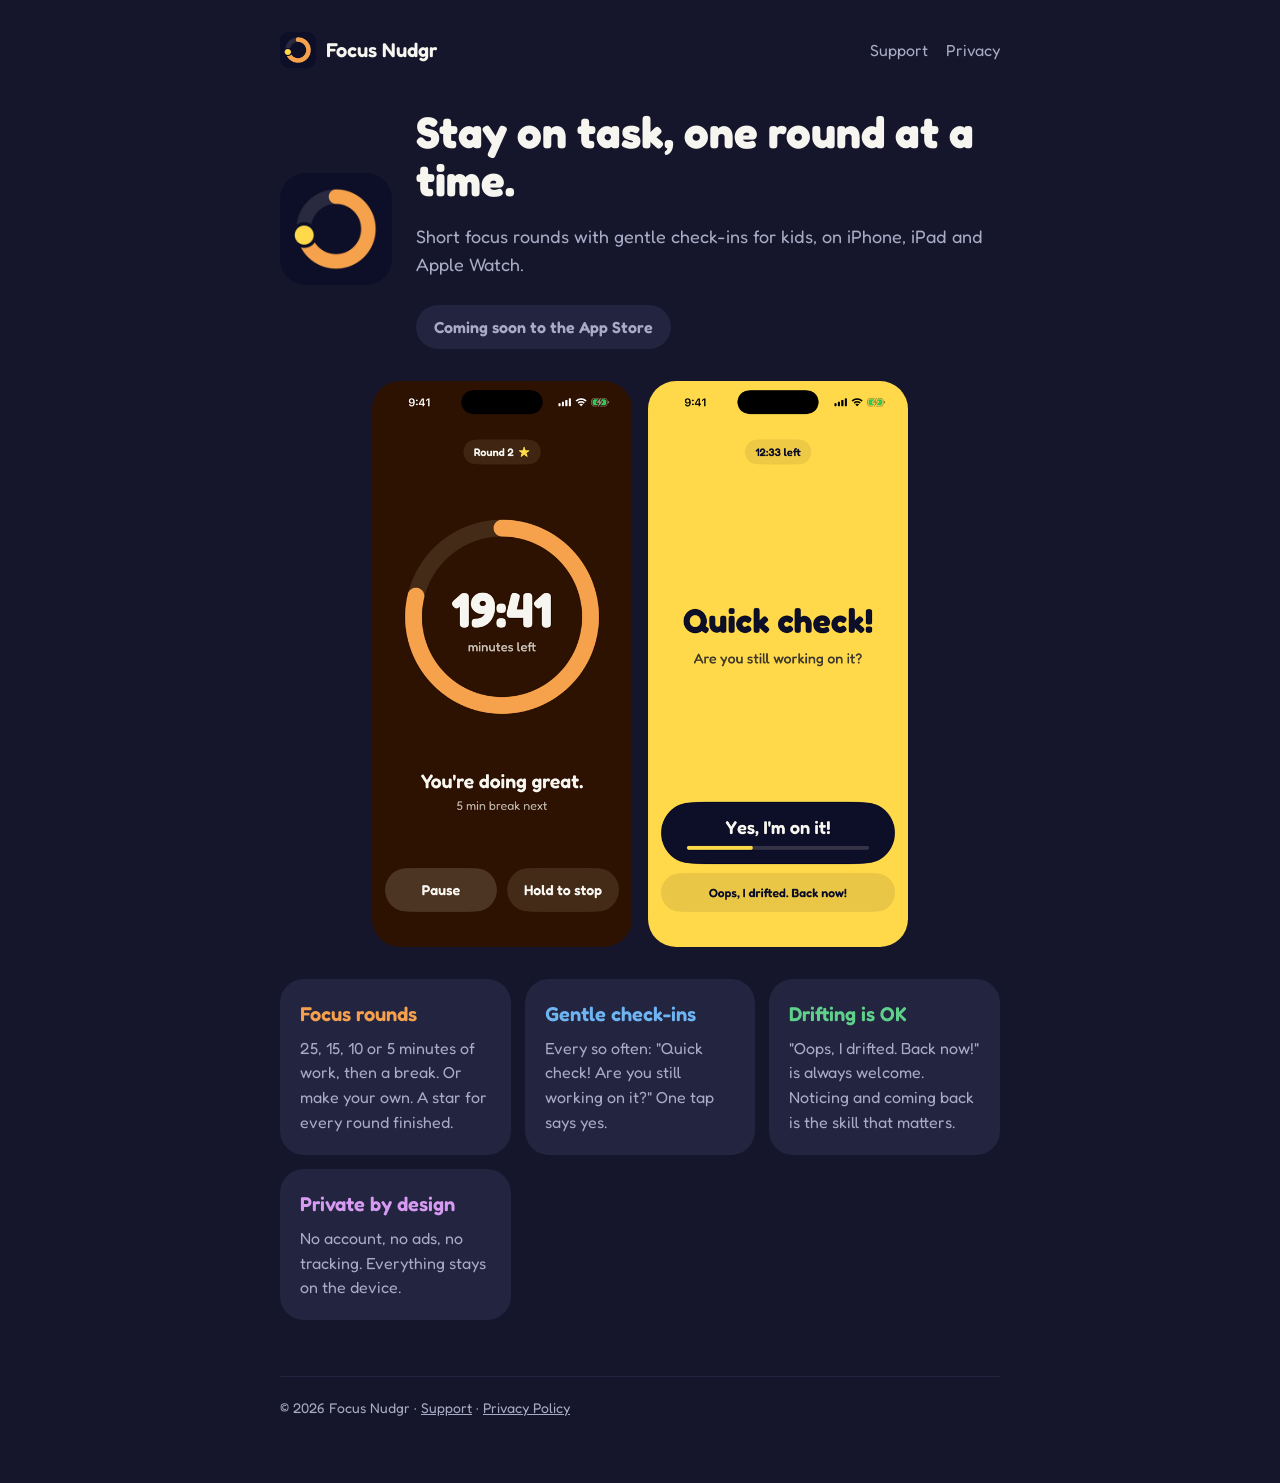
<file: index.html>
<!doctype html>
<html lang="en">
<head>
  <meta charset="utf-8">
  <meta name="viewport" content="width=device-width, initial-scale=1">
  <title>Focus Nudgr</title>
  <meta name="description" content="Short focus rounds with gentle check-ins for kids, on iPhone, iPad and Apple Watch.">
  <link rel="icon" href="assets/favicon.png">
  <link rel="stylesheet" href="assets/style.css">
</head>
<body>
<main>
  <nav>
    <a class="home" href="./"><img src="assets/icon.png" alt="">Focus Nudgr</a>
    <div class="links">
      <a href="support/">Support</a>
      <a href="privacy/">Privacy</a>
    </div>
  </nav>

  <div class="hero">
    <img class="icon" src="assets/icon.png" alt="Focus Nudgr app icon">
    <div>
      <h1>Stay on task, one round at a time.</h1>
      <p class="muted">Short focus rounds with gentle check-ins for kids, on iPhone, iPad and Apple Watch.</p>
      <span class="badge">Coming soon to the App Store</span>
    </div>
  </div>

  <div class="screens">
    <img src="assets/screen-focus.png" alt="Focus timer counting down a 25-minute round">
    <img src="assets/screen-checkin.png" alt="Yellow check-in screen asking: Are you still working on it?">
  </div>

  <div class="cards">
    <div class="card orange">
      <h3>Focus rounds</h3>
      <p>25, 15, 10 or 5 minutes of work, then a break. Or make your own. A star for every round finished.</p>
    </div>
    <div class="card blue">
      <h3>Gentle check-ins</h3>
      <p>Every so often: "Quick check! Are you still working on it?" One tap says yes.</p>
    </div>
    <div class="card green">
      <h3>Drifting is OK</h3>
      <p>"Oops, I drifted. Back now!" is always welcome. Noticing and coming back is the skill that matters.</p>
    </div>
    <div class="card purple">
      <h3>Private by design</h3>
      <p>No account, no ads, no tracking. Everything stays on the device.</p>
    </div>
  </div>

  <footer>
    © 2026 Focus Nudgr · <a href="support/">Support</a> · <a href="privacy/">Privacy Policy</a>
  </footer>
</main>
</body>
</html>
</file>
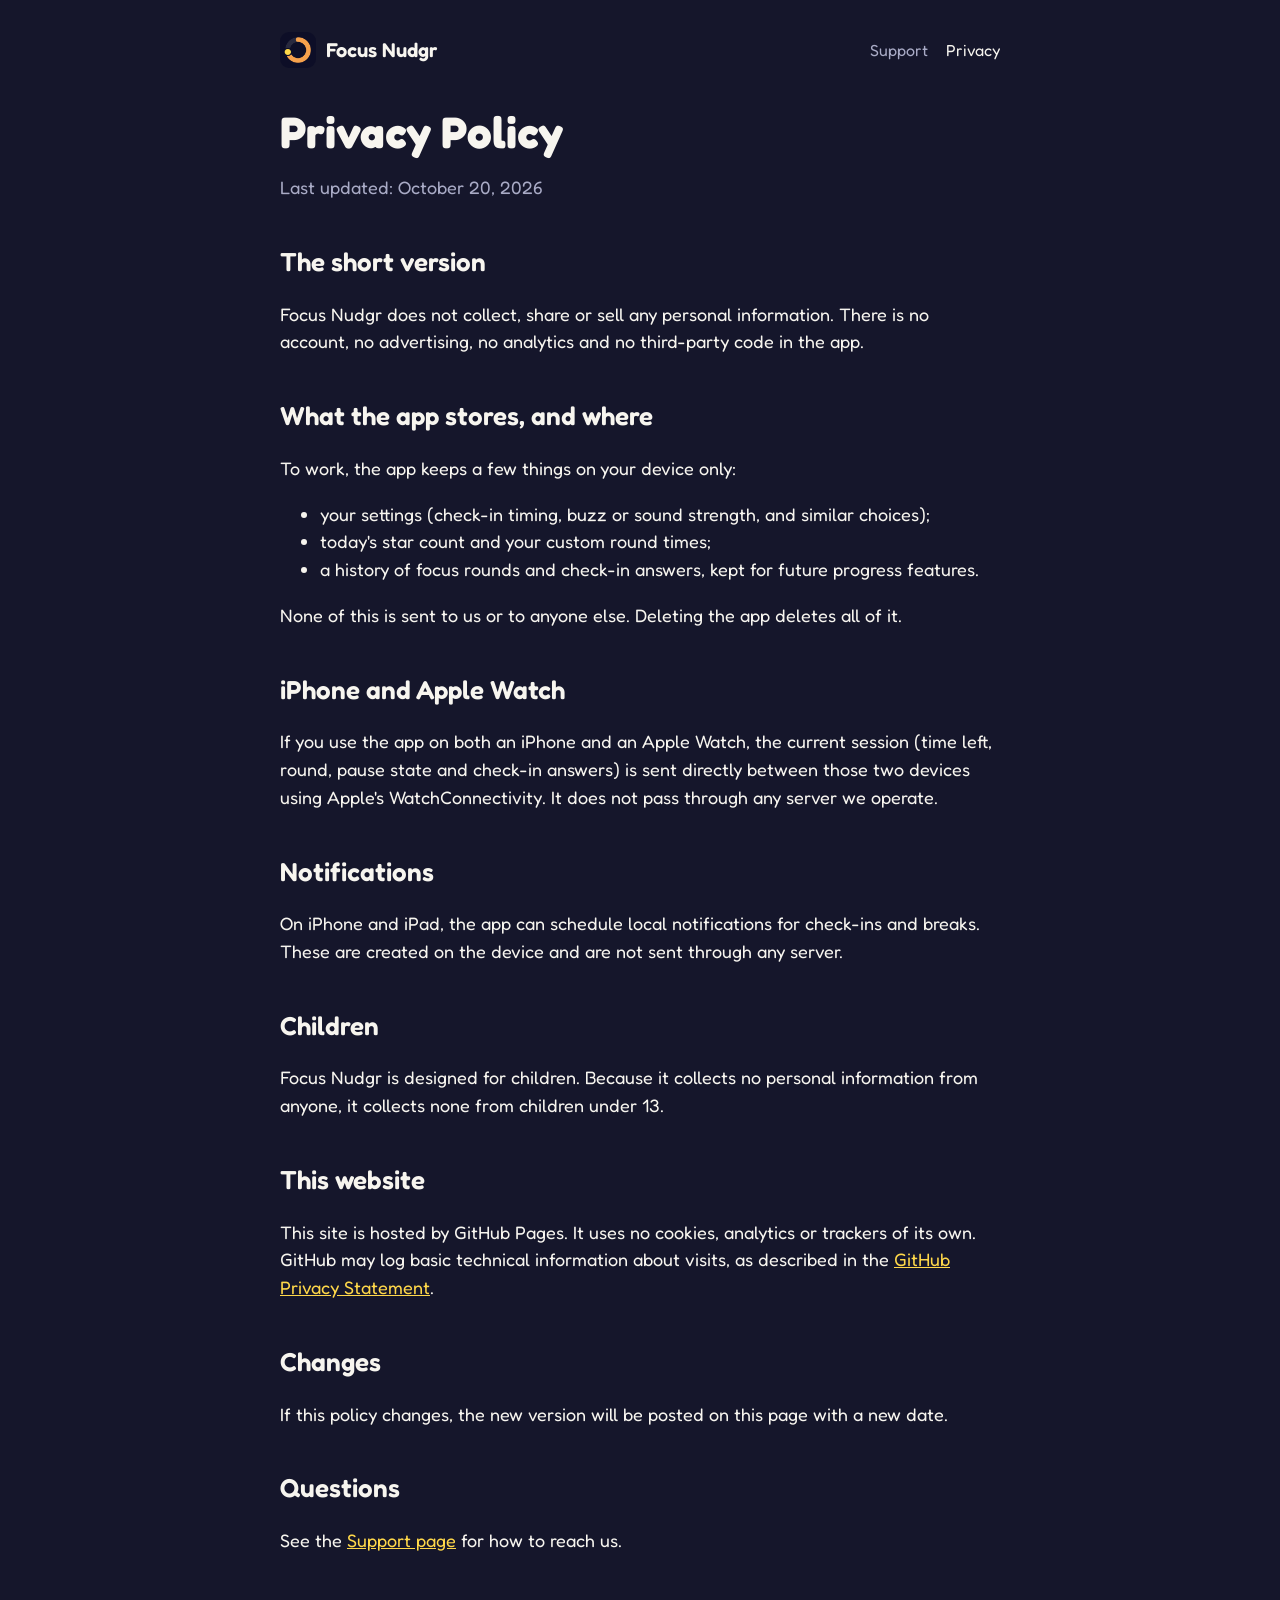
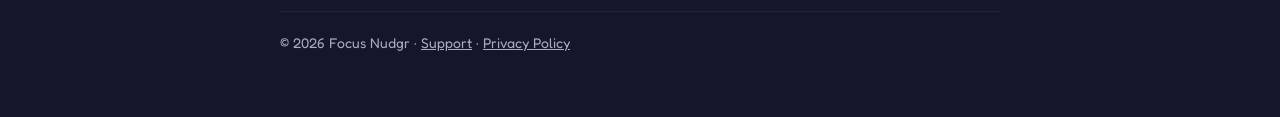
<file: privacy/index.html>
<!doctype html>
<html lang="en">
<head>
  <meta charset="utf-8">
  <meta name="viewport" content="width=device-width, initial-scale=1">
  <title>Privacy Policy · Focus Nudgr</title>
  <meta name="description" content="Focus Nudgr collects no personal information. Everything stays on your device.">
  <link rel="icon" href="../assets/favicon.png">
  <link rel="stylesheet" href="../assets/style.css">
</head>
<body>
<main>
  <nav>
    <a class="home" href="../"><img src="../assets/icon.png" alt="">Focus Nudgr</a>
    <div class="links">
      <a href="../support/">Support</a>
      <a href="./" aria-current="page">Privacy</a>
    </div>
  </nav>

  <h1>Privacy Policy</h1>
  <p class="muted">Last updated: October 20, 2026</p>

  <h2>The short version</h2>
  <p>Focus Nudgr does not collect, share or sell any personal information. There is no account, no advertising, no analytics and no third-party code in the app.</p>

  <h2>What the app stores, and where</h2>
  <p>To work, the app keeps a few things on your device only:</p>
  <ul>
    <li>your settings (check-in timing, buzz or sound strength, and similar choices);</li>
    <li>today's star count and your custom round times;</li>
    <li>a history of focus rounds and check-in answers, kept for future progress features.</li>
  </ul>
  <p>None of this is sent to us or to anyone else. Deleting the app deletes all of it.</p>

  <h2>iPhone and Apple Watch</h2>
  <p>If you use the app on both an iPhone and an Apple Watch, the current session (time left, round, pause state and check-in answers) is sent directly between those two devices using Apple's WatchConnectivity. It does not pass through any server we operate.</p>

  <h2>Notifications</h2>
  <p>On iPhone and iPad, the app can schedule local notifications for check-ins and breaks. These are created on the device and are not sent through any server.</p>

  <h2>Children</h2>
  <p>Focus Nudgr is designed for children. Because it collects no personal information from anyone, it collects none from children under 13.</p>

  <h2>This website</h2>
  <p>This site is hosted by GitHub Pages. It uses no cookies, analytics or trackers of its own. GitHub may log basic technical information about visits, as described in the <a href="https://docs.github.com/site-policy/privacy-policies/github-general-privacy-statement">GitHub Privacy Statement</a>.</p>

  <h2>Changes</h2>
  <p>If this policy changes, the new version will be posted on this page with a new date.</p>

  <h2>Questions</h2>
  <p>See the <a href="../support/">Support page</a> for how to reach us.</p>

  <footer>
    © 2026 Focus Nudgr · <a href="../support/">Support</a> · <a href="./">Privacy Policy</a>
  </footer>
</main>
</body>
</html>
</file>
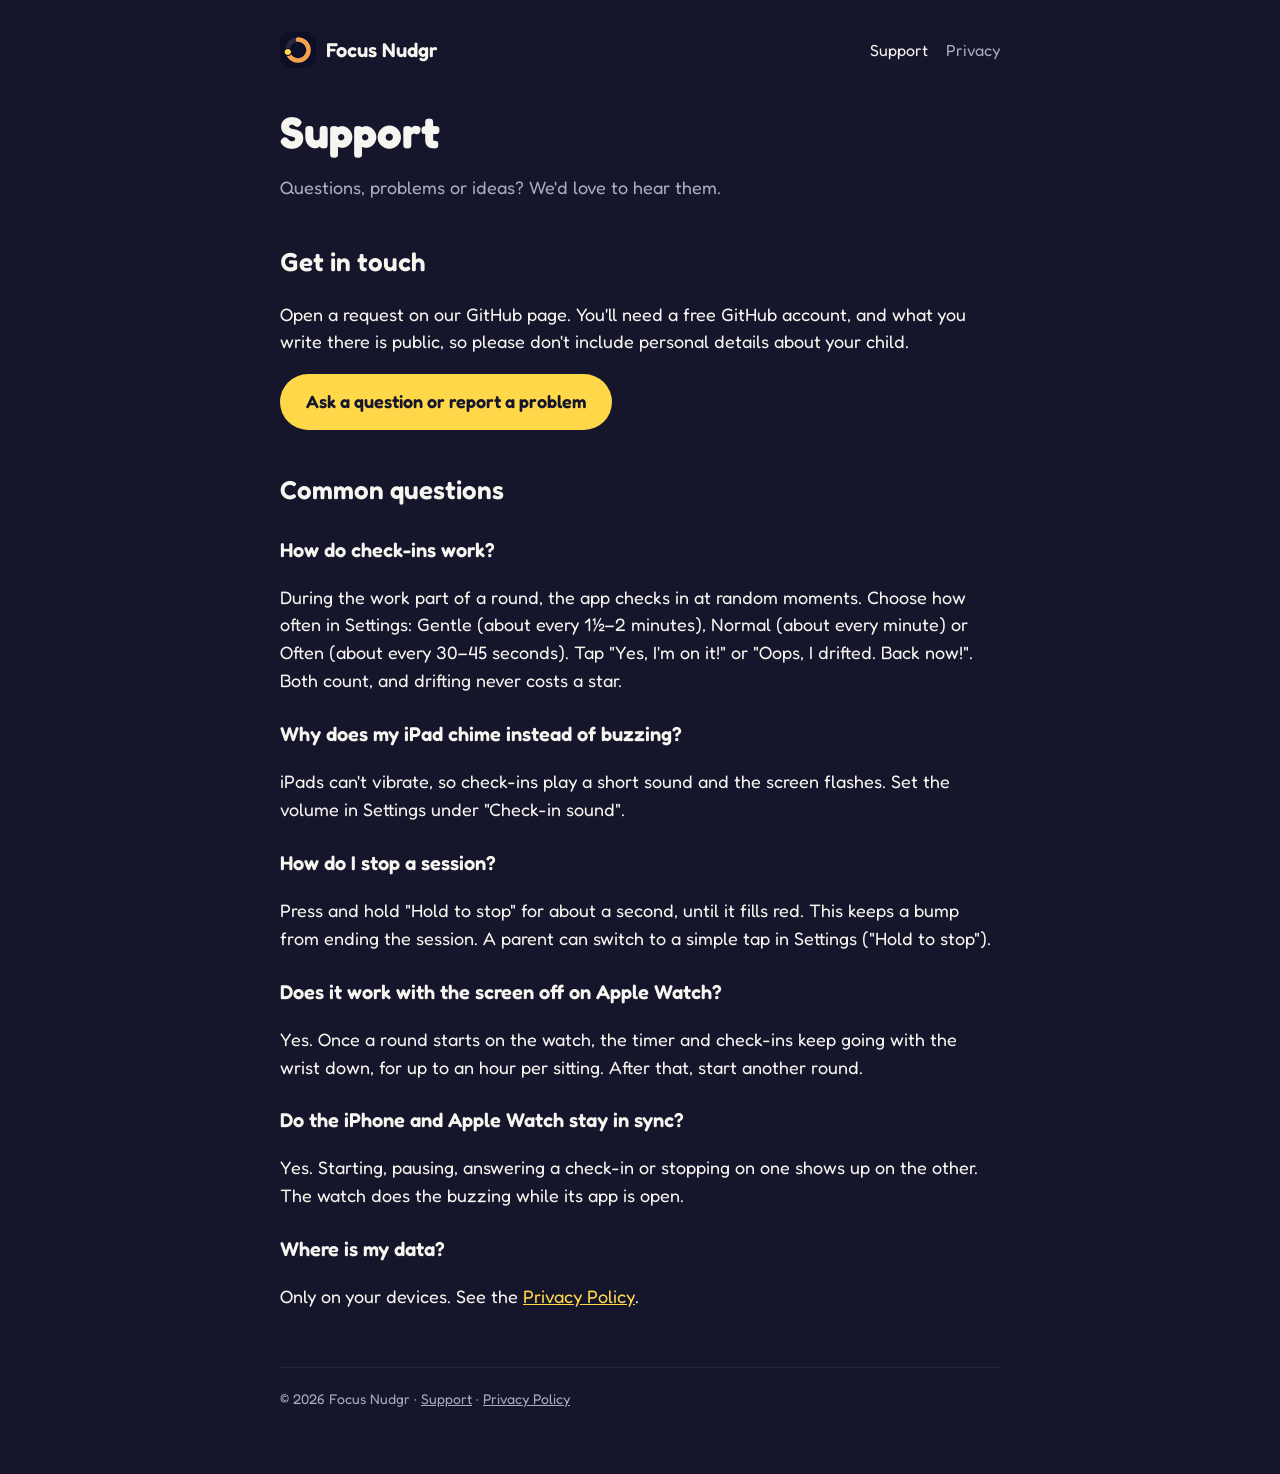
<file: support/index.html>
<!doctype html>
<html lang="en">
<head>
  <meta charset="utf-8">
  <meta name="viewport" content="width=device-width, initial-scale=1">
  <title>Support · Focus Nudgr</title>
  <meta name="description" content="Help with Focus Nudgr and how to get in touch.">
  <link rel="icon" href="../assets/favicon.png">
  <link rel="stylesheet" href="../assets/style.css">
</head>
<body>
<main>
  <nav>
    <a class="home" href="../"><img src="../assets/icon.png" alt="">Focus Nudgr</a>
    <div class="links">
      <a href="./" aria-current="page">Support</a>
      <a href="../privacy/">Privacy</a>
    </div>
  </nav>

  <h1>Support</h1>
  <p class="muted">Questions, problems or ideas? We'd love to hear them.</p>

  <h2>Get in touch</h2>
  <p>Open a request on our GitHub page. You'll need a free GitHub account, and what you write there is public, so please don't include personal details about your child.</p>
  <p><a class="button" href="https://github.com/jfkhoury/focus-nudgr/issues/new/choose">Ask a question or report a problem</a></p>

  <h2>Common questions</h2>

  <h3>How do check-ins work?</h3>
  <p>During the work part of a round, the app checks in at random moments. Choose how often in Settings: Gentle (about every 1½–2 minutes), Normal (about every minute) or Often (about every 30–45 seconds). Tap "Yes, I'm on it!" or "Oops, I drifted. Back now!". Both count, and drifting never costs a star.</p>

  <h3>Why does my iPad chime instead of buzzing?</h3>
  <p>iPads can't vibrate, so check-ins play a short sound and the screen flashes. Set the volume in Settings under "Check-in sound".</p>

  <h3>How do I stop a session?</h3>
  <p>Press and hold "Hold to stop" for about a second, until it fills red. This keeps a bump from ending the session. A parent can switch to a simple tap in Settings ("Hold to stop").</p>

  <h3>Does it work with the screen off on Apple Watch?</h3>
  <p>Yes. Once a round starts on the watch, the timer and check-ins keep going with the wrist down, for up to an hour per sitting. After that, start another round.</p>

  <h3>Do the iPhone and Apple Watch stay in sync?</h3>
  <p>Yes. Starting, pausing, answering a check-in or stopping on one shows up on the other. The watch does the buzzing while its app is open.</p>

  <h3>Where is my data?</h3>
  <p>Only on your devices. See the <a href="../privacy/">Privacy Policy</a>.</p>

  <footer>
    © 2026 Focus Nudgr · <a href="./">Support</a> · <a href="../privacy/">Privacy Policy</a>
  </footer>
</main>
</body>
</html>
</file>
<file: assets/style.css>
@font-face {
  font-family: "Fredoka";
  src: url("Fredoka.ttf") format("truetype");
  font-weight: 300 700;
  font-display: swap;
}

:root {
  --ink: #15162b;
  --surface: #222440;
  --text: #f7f5ef;
  --muted: #a9abc6;
  --orange: #f6a04d;
  --blue: #6fb4f2;
  --green: #5fd08a;
  --purple: #d69af2;
  --yellow: #ffd84a;
}

* { box-sizing: border-box; }

body {
  margin: 0;
  background: var(--ink);
  color: var(--text);
  font-family: "Fredoka", ui-rounded, system-ui, -apple-system, sans-serif;
  font-size: 18px;
  line-height: 1.55;
}

main {
  max-width: 760px;
  margin: 0 auto;
  padding: 32px 20px 64px;
}

a { color: var(--yellow); }

nav {
  display: flex;
  align-items: center;
  gap: 12px;
  margin-bottom: 40px;
}

nav a.home {
  display: flex;
  align-items: center;
  gap: 10px;
  color: var(--text);
  text-decoration: none;
  font-weight: 600;
  font-size: 20px;
}

nav img { width: 36px; height: 36px; border-radius: 9px; }

nav .links { margin-left: auto; display: flex; gap: 18px; font-size: 16px; }
nav .links a { color: var(--muted); text-decoration: none; }
nav .links a:hover, nav .links a[aria-current="page"] { color: var(--text); }

h1 { font-size: 44px; line-height: 1.1; margin: 0 0 12px; font-weight: 700; }
h2 { font-size: 26px; margin: 40px 0 10px; font-weight: 600; }
h3 { font-size: 20px; margin: 24px 0 6px; font-weight: 600; }
p, li { color: var(--text); }
.muted { color: var(--muted); }

.hero {
  display: flex;
  align-items: center;
  gap: 24px;
  margin-bottom: 16px;
}

.hero img.icon {
  width: 112px;
  height: 112px;
  border-radius: 26px;
  flex: none;
}

.badge {
  display: inline-block;
  margin-top: 8px;
  padding: 10px 18px;
  border-radius: 999px;
  background: var(--surface);
  color: var(--muted);
  font-weight: 600;
  font-size: 16px;
}

.cards {
  display: grid;
  grid-template-columns: repeat(auto-fit, minmax(210px, 1fr));
  gap: 14px;
  margin: 28px 0;
}

.card {
  background: var(--surface);
  border-radius: 24px;
  padding: 20px;
}

.card h3 { margin-top: 0; }
.card p { margin: 0; color: var(--muted); font-size: 16px; }
.card.orange h3 { color: var(--orange); }
.card.blue h3 { color: var(--blue); }
.card.green h3 { color: var(--green); }
.card.purple h3 { color: var(--purple); }

.screens {
  display: flex;
  gap: 16px;
  justify-content: center;
  margin: 32px 0;
}

.screens img {
  width: min(44%, 260px);
  border-radius: 28px;
}

.button {
  display: inline-block;
  padding: 14px 26px;
  border-radius: 999px;
  background: var(--yellow);
  color: var(--ink);
  font-weight: 600;
  text-decoration: none;
}

footer {
  margin-top: 56px;
  padding-top: 20px;
  border-top: 1px solid var(--surface);
  color: var(--muted);
  font-size: 14px;
}

footer a { color: var(--muted); }

@media (max-width: 560px) {
  h1 { font-size: 34px; }
  .hero { flex-direction: column; align-items: flex-start; }
  .hero img.icon { width: 88px; height: 88px; border-radius: 20px; }
  nav .links { gap: 12px; }
}
</file>
